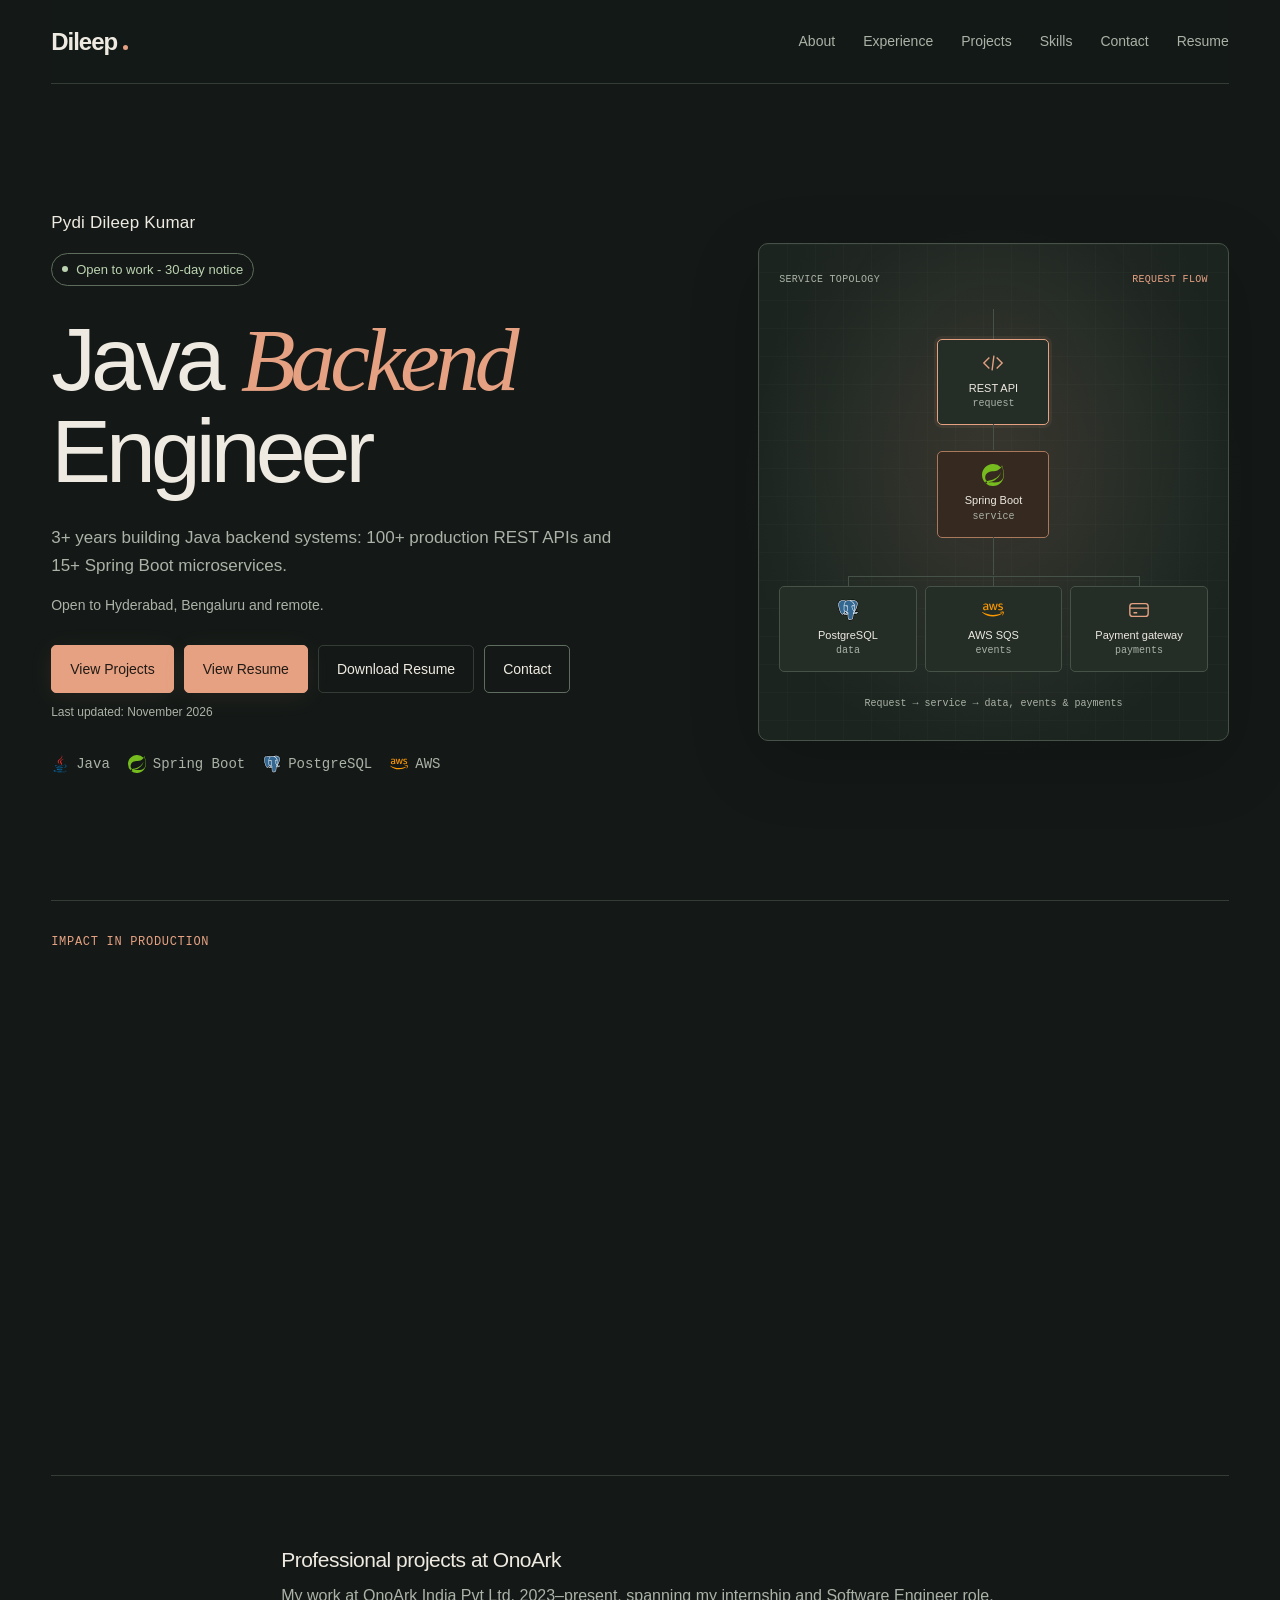
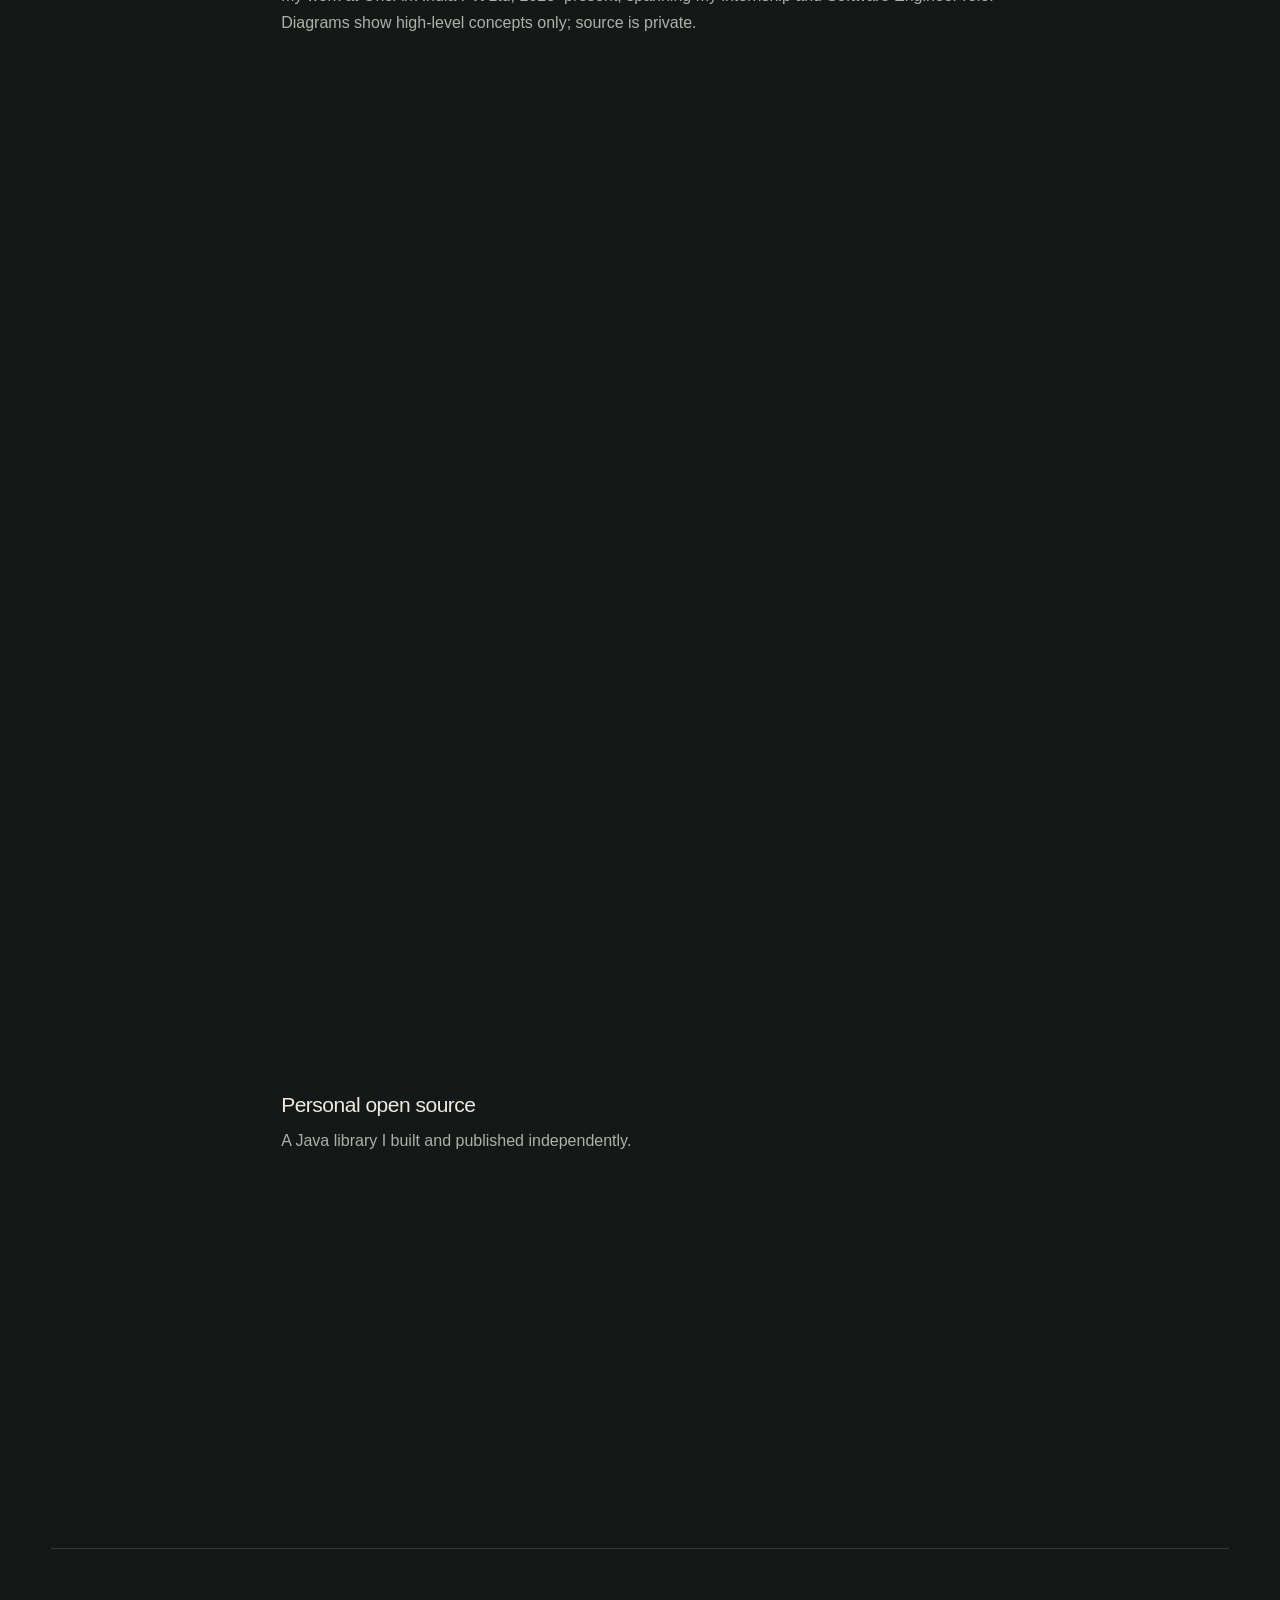
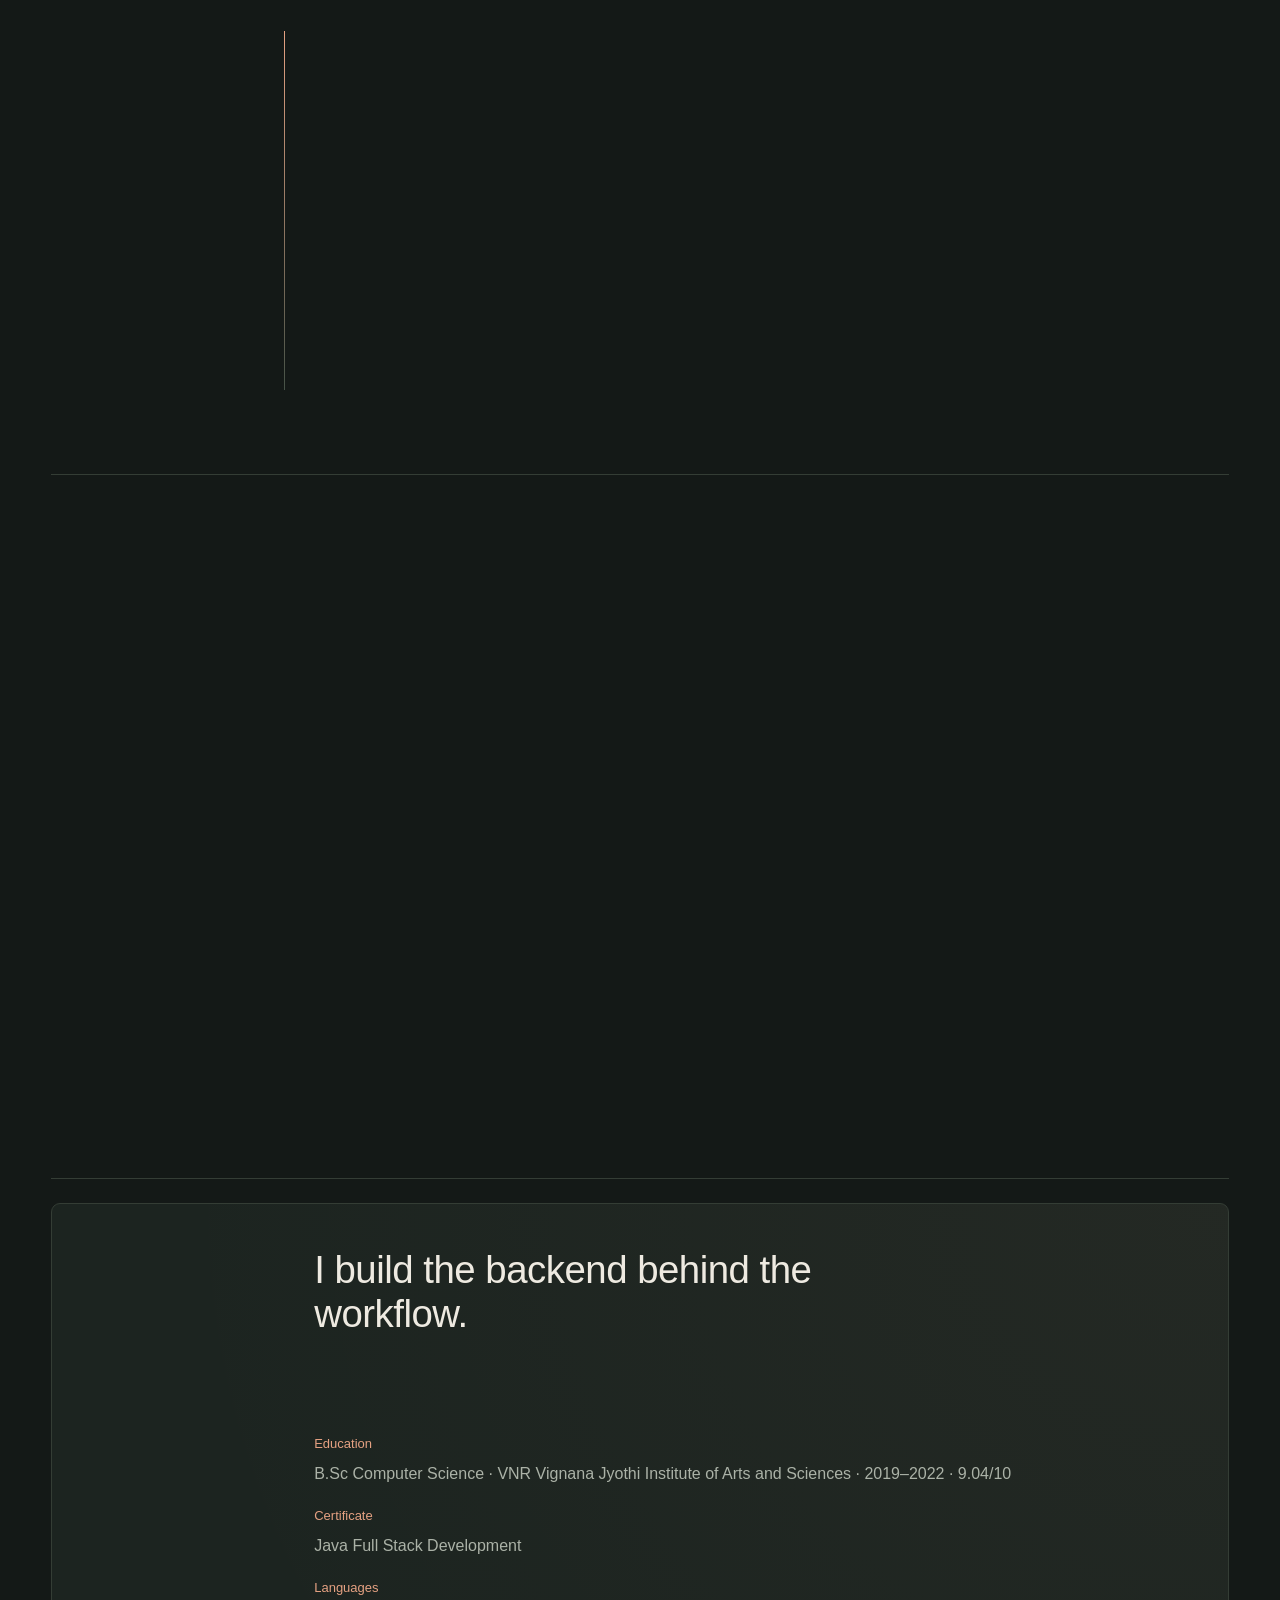
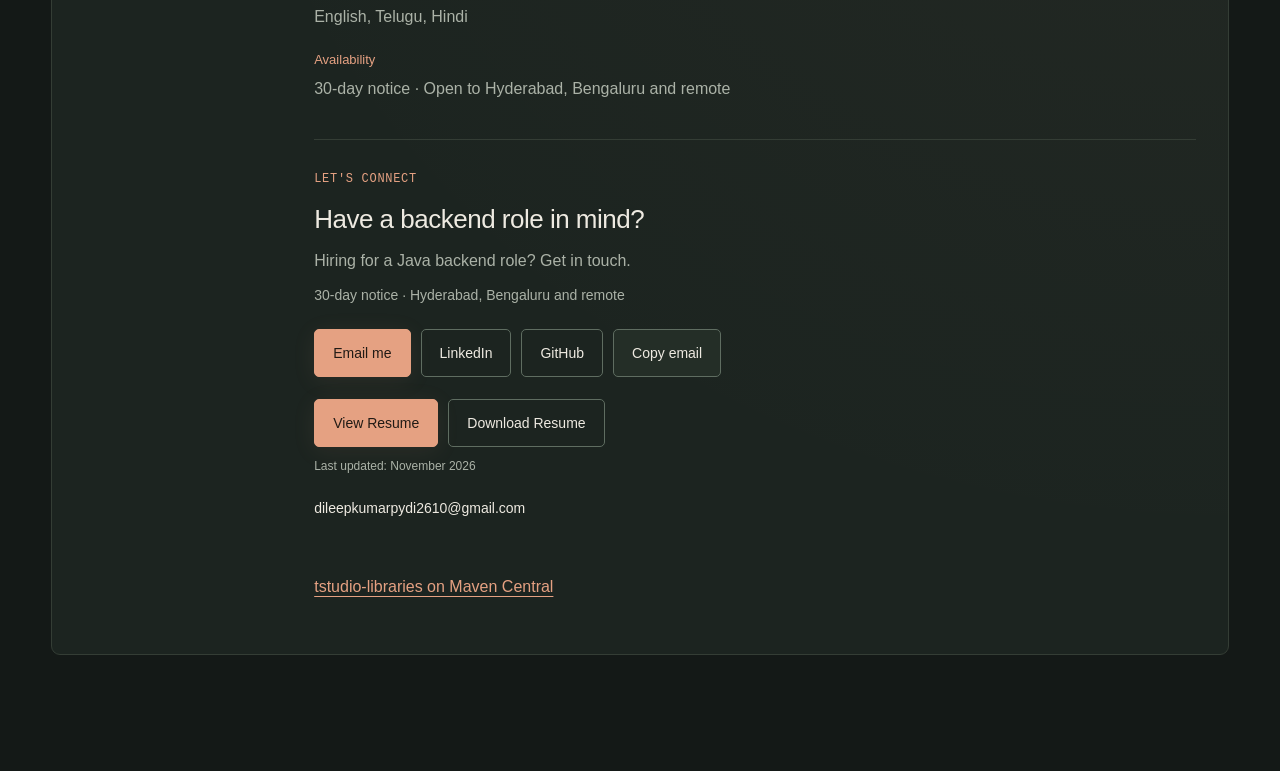
<file: index.html>
<!DOCTYPE html>
<html lang="en">
  <head>
    <meta charset="UTF-8">
    <meta name="viewport" content="width=device-width, initial-scale=1">
    <title>Pydi Dileep Kumar | Java Backend Engineer · 3+ Years</title>
    <meta
      name="description"
      content="Java Backend Engineer with 3+ years at OnoArk: 100+ REST APIs, 15+ Spring Boot microservices, lending and payments. Open to Hyderabad, Bengaluru and remote.">
    <meta name="theme-color" content="#141917">
    <link
      rel="canonical"
      href="https://dileepkumar-pydi.github.io/portfolio/">
    <meta property="og:type" content="website">
    <meta
      property="og:title"
      content="Pydi Dileep Kumar | Java Backend Engineer">
    <meta
      property="og:description"
      content="3+ years. 100+ REST APIs and 15+ Spring Boot microservices. Lending, payments and Java observability. Open to work with 30-day notice.">
    <meta
      property="og:url"
      content="https://dileepkumar-pydi.github.io/portfolio/">
    <meta
      property="og:image"
      content="https://dileepkumar-pydi.github.io/portfolio/assets/og-image.png">
    <meta
      property="og:image:alt"
      content="Pydi Dileep Kumar — Java Backend Engineer">
    <meta property="og:image:width" content="1200">
    <meta property="og:image:height" content="630">
    <meta name="twitter:card" content="summary_large_image">
    <meta
      name="twitter:title"
      content="Pydi Dileep Kumar | Java Backend Engineer">
    <meta
      name="twitter:description"
      content="3+ years building Java backend systems. Open to Hyderabad, Bengaluru and remote; 30-day notice.">
    <meta
      name="twitter:image"
      content="https://dileepkumar-pydi.github.io/portfolio/assets/og-image.png">
    <meta
      name="twitter:image:alt"
      content="Pydi Dileep Kumar — Java Backend Engineer">
    <link rel="icon" href="./assets/favicon.svg" type="image/svg+xml">
    <link rel="stylesheet" href="styles.css?v=5">
    <script type="application/ld+json">
      {
        "@context": "https://schema.org",
        "@type": "Person",
        "name": "Pydi Dileep Kumar",
        "jobTitle": "Java Backend Engineer",
        "url": "https://dileepkumar-pydi.github.io/portfolio/",
        "email": "dileepkumarpydi2610@gmail.com",
        "image": "https://dileepkumar-pydi.github.io/portfolio/assets/og-image.png",
        "sameAs": [
          "https://www.linkedin.com/in/dileep-kumar-pydi-b41965239",
          "https://github.com/dileepkumar-pydi"
        ],
        "worksFor": { "@type": "Organization", "name": "OnoArk India Pvt Ltd" },
        "knowsLanguage": ["English", "Telugu", "Hindi"]
      }
    </script>
    <script src="app.js?v=4" defer></script>
    <script src="motion.js?v=4" defer></script>
  </head>
  <body>
    <a class="skip-link" href="#main">Skip to content</a>
    <div class="page">
      <header class="header">
        <a class="brand" href="#" aria-label="Dileep — back to top">Dileep</a>
        <nav aria-label="Main navigation">
          <a href="#about">About</a>
          <a href="#experience">Experience</a>
          <a href="#projects">Projects</a>
          <a href="#skills">Skills</a>
          <a href="#contact">Contact</a>
          <a href="./resume/">Resume</a>
        </nav>
      </header>
      <main id="main" tabindex="-1">
        <section class="hero" aria-labelledby="headline">
          <div>
            <p class="name">Pydi Dileep Kumar</p>
            <p class="availability">Open to work - 30-day notice</p>
            <h1 id="headline">
              Java
              <span class="hero-accent">Backend</span>
              Engineer
            </h1>
            <p class="intro">
              3+ years building Java backend systems: 100+ production REST APIs
              and 15+ Spring Boot microservices.
            </p>
            <p class="location">Open to Hyderabad, Bengaluru and remote.</p>
            <div class="actions">
              <a class="button primary" href="#projects">View Projects</a>
              <a class="button primary resume-view-button" href="./resume/">View Resume</a>
              <a
                class="button resume-download-button"
                href="./assets/Pydi_Dileep_Kumar_Resume.pdf"
                download
              >
                Download Resume
              </a>
              <a class="button" href="#contact">Contact</a>
            </div>
            <p class="last-updated">Last updated: <time datetime="2026-11">November 2026</time></p>
            <div class="hero-stack" role="group" aria-label="Core technologies">
              <span>
                <img
                  class="tech-icon"
                  src="./assets/icons/java.svg"
                  width="18"
                  height="18"
                  alt="">
                Java
              </span>
              <span>
                <img
                  class="tech-icon"
                  src="./assets/icons/spring.svg"
                  width="18"
                  height="18"
                  alt="">
                Spring Boot
              </span>
              <span>
                <img
                  class="tech-icon"
                  src="./assets/icons/postgresql.svg"
                  width="18"
                  height="18"
                  alt="">
                PostgreSQL
              </span>
              <span>
                <img
                  class="tech-icon"
                  src="./assets/icons/aws.svg"
                  width="18"
                  height="18"
                  alt="">
                AWS
              </span>
            </div>
          </div>
          <div
            class="topology"
            role="img"
            aria-label="Service topology: REST API requests enter Spring Boot, which connects to PostgreSQL, AWS SQS, and a payment gateway."
          >
            <div class="topology-label">
              <span>Service topology</span>
              <span class="diagram-status">Request flow</span>
            </div>
            <div class="diagram" aria-hidden="true">
              <div class="node request">
                <svg
                  class="node-icon"
                  viewBox="0 0 24 24"
                  fill="none"
                  stroke="currentColor"
                  stroke-width="1.5"
                >
                  <path d="m8 6-6 6 6 6m8-12 6 6-6 6m-3-14-2 16" />
                </svg>
                REST API
                <small>request</small>
              </div>
              <div class="node service">
                <img
                  class="node-icon"
                  src="./assets/icons/spring.svg"
                  width="22"
                  height="22"
                  alt="">
                Spring Boot
                <small>service</small>
              </div>
              <div class="branches">
                <div class="node">
                  <img
                    class="node-icon"
                    src="./assets/icons/postgresql.svg"
                    width="22"
                    height="22"
                    alt="">
                  PostgreSQL
                  <small>data</small>
                </div>
                <div class="node">
                  <img
                    class="node-icon"
                    src="./assets/icons/aws.svg"
                    width="22"
                    height="22"
                    alt="">
                  AWS SQS
                  <small>events</small>
                </div>
                <div class="node">
                  <svg
                    class="node-icon"
                    viewBox="0 0 24 24"
                    fill="none"
                    stroke="currentColor"
                    stroke-width="1.5"
                  >
                    <rect x="2" y="5" width="20" height="14" rx="3" />
                    <path d="M2 10h20M6 15h4" />
                  </svg>
                  Payment gateway
                  <small>payments</small>
                </div>
              </div>
            </div>
            <p class="diagram-caption">
              Request → service → data, events &amp; payments
            </p>
          </div>
        </section>
        <section class="impact" aria-labelledby="impact-heading">
          <h2 class="eyebrow" id="impact-heading">Impact in production</h2>
          <div class="stats">
            <div class="stat">
              <svg
                class="stat-icon"
                viewBox="0 0 24 24"
                fill="none"
                stroke="currentColor"
                stroke-width="1.5"
                stroke-linecap="round"
                stroke-linejoin="round"
                aria-hidden="true"
              >
                <path d="m8 6-6 6 6 6m8-12 6 6-6 6m-3-14-2 16" />
              </svg>
              <p class="stat-value">
                <span class="sr-only">100+</span>
                <span aria-hidden="true">
                  <span data-count="100">100</span>
                  +
                </span>
              </p>
              <h3>Production REST APIs</h3>
            </div>
            <div class="stat">
              <svg
                class="stat-icon"
                viewBox="0 0 24 24"
                fill="none"
                stroke="currentColor"
                stroke-width="1.5"
                stroke-linecap="round"
                stroke-linejoin="round"
                aria-hidden="true"
              >
                <path
                  d="m12 3 10 5-10 5L2 8l10-5Zm-10 9 10 5 10-5M2 16l10 5 10-5"
                />
              </svg>
              <p class="stat-value">
                <span class="sr-only">15+</span>
                <span aria-hidden="true">
                  <span data-count="15">15</span>
                  +
                </span>
              </p>
              <h3>Spring Boot microservices</h3>
            </div>
            <div class="stat">
              <svg
                class="stat-icon"
                viewBox="0 0 24 24"
                fill="none"
                stroke="currentColor"
                stroke-width="1.5"
                stroke-linecap="round"
                stroke-linejoin="round"
                aria-hidden="true"
              >
                <rect x="4" y="3" width="16" height="18" rx="2" />
                <path d="M8 8h8M8 12h8M8 16h4" />
              </svg>
              <p class="stat-value">
                <span class="sr-only">100+</span>
                <span aria-hidden="true">
                  <span data-count="100">100</span>
                  +
                </span>
              </p>
              <h3>Loans processed / month</h3>
            </div>
            <div class="stat">
              <svg
                class="stat-icon"
                viewBox="0 0 24 24"
                fill="none"
                stroke="currentColor"
                stroke-width="1.5"
                stroke-linecap="round"
                stroke-linejoin="round"
                aria-hidden="true"
              >
                <ellipse cx="12" cy="5" rx="8" ry="3" />
                <path d="M4 5v14c0 4 16 4 16 0V5M4 12c0 4 16 4 16 0" />
              </svg>
              <p class="stat-value">
                <span class="sr-only">~Rs 1L/month</span>
                <span aria-hidden="true">
                  ~Rs
                  <span data-count="1">1</span>L
                </span>
              </p>
              <h3>Saved / month</h3>
              <p class="stat-note">
                Redundant PostgreSQL DB decommissioned. Zero data loss; ~2.5s
                lower API latency.
              </p>
            </div>
            <div class="stat">
              <svg
                class="stat-icon"
                viewBox="0 0 24 24"
                fill="none"
                stroke="currentColor"
                stroke-width="1.5"
                stroke-linecap="round"
                stroke-linejoin="round"
                aria-hidden="true"
              >
                <path
                  d="m12 3 9 5v9l-9 5-9-5V8l9-5Zm0 10v9M3 8l9 5 9-5M8 5l9 5"
                />
              </svg>
              <p class="stat-value">
                <span class="sr-only">~40%</span>
                <span aria-hidden="true">
                  ~
                  <span data-count="40">40</span>
                  %
                </span>
              </p>
              <h3>Less deployment overhead</h3>
              <p class="stat-note">3 apps + 10+ microservices consolidated.</p>
            </div>
            <div class="stat">
              <svg
                class="stat-icon"
                viewBox="0 0 24 24"
                fill="none"
                stroke="currentColor"
                stroke-width="1.5"
                stroke-linecap="round"
                stroke-linejoin="round"
                aria-hidden="true"
              >
                <path d="M12 16V3m-5 5 5-5 5 5M4 15v6h16v-6" />
              </svg>
              <p class="stat-value">
                <span class="sr-only">100 MB</span>
                <span aria-hidden="true">
                  <span data-count="100">100</span>
                  MB
                </span>
              </p>
              <h3>Upload capacity</h3>
              <p class="stat-note">
                Increased from 20 MB via AWS SQS + Lambda.
              </p>
            </div>
            <div class="stat">
              <svg
                class="stat-icon"
                viewBox="0 0 24 24"
                fill="none"
                stroke="currentColor"
                stroke-width="1.5"
                stroke-linecap="round"
                stroke-linejoin="round"
                aria-hidden="true"
              >
                <circle cx="12" cy="13" r="8" />
                <path d="M12 9v4l3 2M9 2h6M12 2v3" />
              </svg>
              <p class="stat-value">
                <span class="sr-only">~3s</span>
                <span aria-hidden="true">
                  ~
                  <span data-count="3">3</span>
                  s
                </span>
              </p>
              <h3>Lower processing latency</h3>
            </div>
            <div class="stat">
              <svg
                class="stat-icon"
                viewBox="0 0 24 24"
                fill="none"
                stroke="currentColor"
                stroke-width="1.5"
                stroke-linecap="round"
                stroke-linejoin="round"
                aria-hidden="true"
              >
                <path
                  d="M20 7v5h-5M4 17v-5h5M5 8a8 8 0 0 1 13-3l2 2M4 17l2 2a8 8 0 0 0 13-3"
                />
              </svg>
              <p class="stat-value">
                <span class="sr-only">300+</span>
                <span aria-hidden="true">
                  <span data-count="300">300</span>
                  +
                </span>
              </p>
              <h3>Users with automated renewals</h3>
            </div>
          </div>
        </section>
        <section
          class="section"
          id="projects"
          aria-labelledby="projects-heading"
        >
          <div class="section-heading">
            <p class="eyebrow">Selected work</p>
            <h2 id="projects-heading">Selected projects</h2>
          </div>
          <div id="project-list">
            <div class="section-intro">
              <h3>Professional projects at OnoArk</h3>
              <p>
                My work at OnoArk India Pvt Ltd, 2023–present, spanning my
                internship and Software Engineer role. Diagrams show high-level
                concepts only; source is private.
              </p>
            </div>
            <article class="project" aria-labelledby="lending-title">
              <div class="project-heading">
                <p class="eyebrow">Loan lifecycle</p>
                <h3 id="lending-title">
                  Lending &amp; Loan Management Platform
                </h3>
                <p class="ownership">
                  Built at OnoArk India Pvt Ltd - source is private
                </p>
              </div>
              <div class="case-study">
                <p class="contribution">
                  I designed and built the loan lifecycle and the database
                  schema for the whole platform, processing 100+ loans/month.
                </p>
                <div class="project-stack">
                  <span>
                    <img
                      class="tech-icon"
                      src="./assets/icons/java.svg"
                      width="18"
                      height="18"
                      alt=""
                      loading="lazy">
                    Java
                  </span>
                  <span>
                    <img
                      class="tech-icon"
                      src="./assets/icons/spring.svg"
                      width="18"
                      height="18"
                      alt=""
                      loading="lazy">
                    Spring Boot
                  </span>
                  <span>
                    <img
                      class="tech-icon"
                      src="./assets/icons/postgresql.svg"
                      width="18"
                      height="18"
                      alt=""
                      loading="lazy">
                    PostgreSQL
                  </span>
                  <span>
                    <img
                      class="tech-icon"
                      src="./assets/icons/aws.svg"
                      width="18"
                      height="18"
                      alt=""
                      loading="lazy">
                    AWS SQS
                  </span>
                </div>
                <details class="case-details">
                  <summary>Read case study</summary>
                  <dl>
                    <dt>Problem</dt>
                    <dd>
                      Disbursal, EMI scheduling, repayments and closure needed
                      to account for changing payment behaviour.
                    </dd>
                    <dt>What I built</dt>
                    <dd>
                      A dynamic EMI engine for early, partial, late and excess
                      payments, with automatic interest recalculation.
                    </dd>

                    <dt>Result</dt>
                    <dd>
                      100+ loans/month processed across the loan lifecycle.
                    </dd>
                  </dl>
                  <figure class="architecture">
                    <svg
                      viewBox="0 0 440 68"
                      role="img"
                      aria-labelledby="lending-diagram"
                    >
                      <title id="lending-diagram">
                        Loan requests pass through the EMI engine to loan data.
                      </title>
                      <rect x="5" y="8" width="130" height="52" rx="4" />
                      <text x="70" y="39">Loan request</text>
                      <path d="M135 34h20m-5-4 5 4-5 4" />
                      <rect x="155" y="8" width="130" height="52" rx="4" />
                      <text x="220" y="39">EMI engine</text>
                      <path d="M285 34h20m-5-4 5 4-5 4" />
                      <rect x="305" y="8" width="130" height="52" rx="4" />
                      <text x="370" y="39">PostgreSQL</text>
                    </svg>
                    <figcaption>
                      Conceptual flow · Loan requests pass through the EMI
                      engine to loan data.
                    </figcaption>
                  </figure>
                </details>
              </div>
            </article>
            <article class="project" aria-labelledby="payments-title">
              <div class="project-heading">
                <p class="eyebrow">Payments &amp; security</p>
                <h3 id="payments-title">
                  Payment Gateway &amp; Banking Integration Platform
                </h3>
                <p class="ownership">
                  Built at OnoArk India Pvt Ltd - source is private
                </p>
              </div>
              <div class="case-study">
                <p class="contribution">
                  I designed and built payment and banking integrations and
                  migrated platform authentication from client ID/secret to JWT.
                </p>
                <div class="project-stack">
                  <span>JWT</span>
                  <span>TLS</span>
                </div>
                <details class="case-details">
                  <summary>Read case study</summary>
                  <dl>
                    <dt>Problem</dt>
                    <dd>
                      Payment, banking, KYC and e-sign workflows needed
                      integrations and callback handling.
                    </dd>
                    <dt>What I built</dt>
                    <dd>
                      PhonePe v1/v2, Razorpay, Axis Bank eNACH, payouts,
                      collections, Signzy KYC and SignDesk e-sign integrations;
                      webhooks/callbacks over TLS, plus cookie-based JWT tokens
                      for web.
                    </dd>

                    <dt>Result</dt>
                    <dd>
                      Integrated payment and verification workflows, with JWT
                      authentication replacing client ID/secret authentication.
                    </dd>
                  </dl>
                  <figure class="architecture">
                    <svg
                      viewBox="0 0 440 68"
                      role="img"
                      aria-labelledby="payments-diagram"
                    >
                      <title id="payments-diagram">
                        The platform calls a provider and handles its callback.
                      </title>
                      <rect x="5" y="8" width="130" height="52" rx="4" />
                      <text x="70" y="39">Platform</text>
                      <path d="M135 34h20m-5-4 5 4-5 4" />
                      <rect x="155" y="8" width="130" height="52" rx="4" />
                      <text x="220" y="39">Provider</text>
                      <path d="M285 34h20m-5-4 5 4-5 4" />
                      <rect x="305" y="8" width="130" height="52" rx="4" />
                      <text x="370" y="39">Callback</text>
                    </svg>
                    <figcaption>
                      Conceptual flow · The platform calls a provider and
                      handles its callback.
                    </figcaption>
                  </figure>
                </details>
              </div>
            </article>
            <article class="project" aria-labelledby="billing-title">
              <div class="project-heading">
                <p class="eyebrow">Subscriptions &amp; billing</p>
                <h3 id="billing-title">
                  Billing &amp; Transaction Management System
                </h3>
                <p class="ownership">
                  Built at OnoArk India Pvt Ltd - source is private
                </p>
              </div>
              <div class="case-study">
                <p class="contribution">
                  I designed and built the system from scratch: 30+ REST APIs
                  and automated renewals for 300+ users.
                </p>
                <div class="project-stack">
                  <span>
                    <img
                      class="tech-icon"
                      src="./assets/icons/java.svg"
                      width="18"
                      height="18"
                      alt=""
                      loading="lazy">
                    Java
                  </span>
                  <span>
                    <img
                      class="tech-icon"
                      src="./assets/icons/spring.svg"
                      width="18"
                      height="18"
                      alt=""
                      loading="lazy">
                    Spring Boot
                  </span>
                  <span>
                    <img
                      class="tech-icon"
                      src="./assets/icons/postgresql.svg"
                      width="18"
                      height="18"
                      alt=""
                      loading="lazy">
                    PostgreSQL
                  </span>
                </div>
                <details class="case-details">
                  <summary>Read case study</summary>
                  <dl>
                    <dt>Problem</dt>
                    <dd>
                      Invoicing, payments, ledger, reporting, subscriptions and
                      notifications needed a billing backend.
                    </dd>
                    <dt>What I built</dt>
                    <dd>
                      REST APIs covering billing and transaction workflows,
                      including subscription renewals.
                    </dd>

                    <dt>Result</dt>
                    <dd>30+ REST APIs; renewals automated for 300+ users.</dd>
                  </dl>
                  <figure class="architecture">
                    <svg
                      viewBox="0 0 440 68"
                      role="img"
                      aria-labelledby="billing-diagram"
                    >
                      <title id="billing-diagram">
                        Billing requests pass through business logic to stored
                        transactions.
                      </title>
                      <rect x="5" y="8" width="130" height="52" rx="4" />
                      <text x="70" y="39">Billing APIs</text>
                      <path d="M135 34h20m-5-4 5 4-5 4" />
                      <rect x="155" y="8" width="130" height="52" rx="4" />
                      <text x="220" y="39">Billing logic</text>
                      <path d="M285 34h20m-5-4 5 4-5 4" />
                      <rect x="305" y="8" width="130" height="52" rx="4" />
                      <text x="370" y="39">PostgreSQL</text>
                    </svg>
                    <figcaption>
                      Conceptual flow · Billing requests pass through business
                      logic to stored transactions.
                    </figcaption>
                  </figure>
                </details>
              </div>
            </article>
            <article class="project" aria-labelledby="agent-title">
              <div class="project-heading">
                <p class="eyebrow">Developer tooling</p>
                <h3 id="agent-title">
                  Java Agent API Testing &amp; Observability Platform
                </h3>
                <p class="ownership">
                  Built at OnoArk India Pvt Ltd - source is private
                </p>
              </div>
              <div class="case-study">
                <p class="contribution">
                  I designed and built runtime tracing and testing tools to
                  inspect HTTP requests, SQL and service execution.
                </p>
                <div class="project-stack">
                  <span>
                    <img
                      class="tech-icon"
                      src="./assets/icons/java.svg"
                      width="18"
                      height="18"
                      alt=""
                      loading="lazy">
                    Java Agent
                  </span>
                  <span>
                    <img
                      class="tech-icon"
                      src="./assets/icons/postgresql.svg"
                      width="18"
                      height="18"
                      alt=""
                      loading="lazy">
                    PostgreSQL
                  </span>
                </div>
                <details class="case-details">
                  <summary>Read case study</summary>
                  <dl>
                    <dt>Problem</dt>
                    <dd>
                      Understanding runtime behaviour and investigating failures
                      required execution-level visibility.
                    </dd>
                    <dt>What I built</dt>
                    <dd>
                      A Java agent for runtime tracing, file/code coverage,
                      automated unit-test generation and LLM-based failure
                      analysis.
                    </dd>

                    <dt>Result</dt>
                    <dd>
                      Runtime traces, coverage and generated unit tests support
                      failure investigation.
                    </dd>
                  </dl>
                  <figure class="architecture">
                    <svg
                      viewBox="0 0 440 68"
                      role="img"
                      aria-labelledby="agent-diagram"
                    >
                      <title id="agent-diagram">
                        A Java agent captures runtime execution for testing and
                        analysis.
                      </title>
                      <rect x="5" y="8" width="130" height="52" rx="4" />
                      <text x="70" y="39">Java runtime</text>
                      <path d="M135 34h20m-5-4 5 4-5 4" />
                      <rect x="155" y="8" width="130" height="52" rx="4" />
                      <text x="220" y="39">Agent / traces</text>
                      <path d="M285 34h20m-5-4 5 4-5 4" />
                      <rect x="305" y="8" width="130" height="52" rx="4" />
                      <text x="370" y="39">Analysis</text>
                    </svg>
                    <figcaption>
                      Conceptual flow · A Java agent captures runtime execution
                      for testing and analysis.
                    </figcaption>
                  </figure>
                </details>
              </div>
            </article>
            <div class="section-intro personal-work">
              <h3>Personal open source</h3>
              <p>A Java library I built and published independently.</p>
            </div>
            <article class="project" aria-labelledby="tstudio-title">
              <div class="project-heading">
                <p class="eyebrow">Personal open source</p>
                <h3 id="tstudio-title">
                  tstudio-libraries
                  <span class="version">v1.0.2</span>
                </h3>
                <p class="ownership">
                  Personal project · published on Maven Central
                </p>
              </div>
              <div class="case-study">
                <p class="contribution">
                  I designed and built reusable Java utilities and published
                  tstudio-libraries v1.0.2 on Maven Central.
                </p>
                <div class="project-stack">
                  <span>
                    <img
                      class="tech-icon"
                      src="./assets/icons/java.svg"
                      width="18"
                      height="18"
                      alt=""
                      loading="lazy">
                    Java
                  </span>
                  <span>
                    <img
                      class="tech-icon"
                      src="./assets/icons/maven.svg"
                      width="18"
                      height="18"
                      alt=""
                      loading="lazy">
                    Maven
                  </span>
                </div>
                <details class="case-details">
                  <summary>Read case study</summary>
                  <dl>
                    <dt>Problem</dt>
                    <dd>
                      Java utility code can be packaged for reuse across
                      projects.
                    </dd>
                    <dt>What I built</dt>
                    <dd>
                      A reusable Java utilities library distributed through
                      Maven Central.
                    </dd>

                    <dt>Result</dt>
                    <dd>Version 1.0.2 published for public use.</dd>
                  </dl>
                  <figure class="architecture">
                    <svg
                      viewBox="0 0 440 68"
                      role="img"
                      aria-labelledby="tstudio-diagram"
                    >
                      <title id="tstudio-diagram">
                        A Java project obtains the utilities library through
                        Maven Central.
                      </title>
                      <rect x="5" y="8" width="130" height="52" rx="4" />
                      <text x="70" y="39">Java project</text>
                      <path d="M135 34h20m-5-4 5 4-5 4" />
                      <rect x="155" y="8" width="130" height="52" rx="4" />
                      <text x="220" y="39">Maven Central</text>
                      <path d="M285 34h20m-5-4 5 4-5 4" />
                      <rect x="305" y="8" width="130" height="52" rx="4" />
                      <text x="370" y="39">Utilities</text>
                    </svg>
                    <figcaption>
                      Conceptual flow · A Java project obtains the utilities
                      library through Maven Central.
                    </figcaption>
                  </figure>
                </details>
                <a
                  class="text-link"
                  href="https://central.sonatype.com/artifact/ai.suvir/tstudio-libraries"
                >
                  View tstudio-libraries on Maven Central
                </a>
              </div>
            </article>
          </div>
        </section>
        <section
          class="section"
          id="experience"
          aria-labelledby="experience-heading"
        >
          <div class="section-heading">
            <p class="eyebrow">Career</p>
            <h2 id="experience-heading">Experience</h2>
          </div>
          <div class="timeline">
            <article class="job">
              <div class="job-heading">
                <h3>Software Engineer</h3>
                <p class="stack">
                  <time datetime="2024-03">Mar 2024</time>
                  –present
                </p>
              </div>
              <p>OnoArk India Pvt Ltd · Bengaluru</p>
              <ul>
                <li>
                  Designed and built lending, payment integration, billing and
                  Java observability systems.
                </li>
                <li>
                  Built 100+ production REST APIs and 15+ Spring Boot
                  microservices.
                </li>
                <li>
                  Decommissioned a redundant PostgreSQL database with zero data
                  loss, saving ~Rs 1L/month and reducing API latency by ~2.5s.
                </li>
                <li>
                  Consolidated 3 apps and 10+ microservices, reducing deployment
                  overhead by ~40%.
                </li>
                <li>
                  Increased upload capacity from 20 MB to 100 MB through AWS SQS
                  + Lambda; reduced processing latency by ~3s.
                </li>
              </ul>
            </article>
            <article class="job">
              <div class="job-heading">
                <h3>Software Engineer Intern</h3>
                <p class="stack">
                  <time datetime="2023-07">Jul 2023</time>
                  –
                  <time datetime="2024-02">Feb 2024</time>
                </p>
              </div>
              <p>OnoArk India Pvt Ltd · Bengaluru</p>
            </article>
          </div>
        </section>
        <section class="section" id="skills" aria-labelledby="skills-heading">
          <div class="section-heading">
            <p class="eyebrow">Tools I use</p>
            <h2 id="skills-heading">The toolkit</h2>
          </div>
          <div class="toolkit">
            <div>
              <h3 class="eyebrow">Java &amp; Spring</h3>
              <div class="skill-tags">
                <span>
                  <img
                    class="tech-icon"
                    src="./assets/icons/java.svg"
                    width="18"
                    height="18"
                    alt=""
                    loading="lazy">
                  Java 8+/17
                </span>
                <span>Collections</span>
                <span>Streams API</span>
                <span>
                  <img
                    class="tech-icon"
                    src="./assets/icons/spring.svg"
                    width="18"
                    height="18"
                    alt=""
                    loading="lazy">
                  Spring Boot 3
                </span>
                <span>Spring MVC</span>
                <span>JDBC/JdbcTemplate</span>
                <span>RestTemplate/WebClient</span>
                <span>Jackson</span>
                <span>Lombok</span>
              </div>
            </div>
            <div>
              <h3 class="eyebrow">Data &amp; messaging</h3>
              <div class="skill-tags">
                <span>
                  <img
                    class="tech-icon"
                    src="./assets/icons/postgresql.svg"
                    width="18"
                    height="18"
                    alt=""
                    loading="lazy">
                  PostgreSQL
                </span>
                <span>
                  <img
                    class="tech-icon"
                    src="./assets/icons/mysql.svg"
                    width="18"
                    height="18"
                    alt=""
                    loading="lazy">
                  MySQL
                </span>
                <span>
                  <img
                    class="tech-icon"
                    src="./assets/icons/mongodb.svg"
                    width="18"
                    height="18"
                    alt=""
                    loading="lazy">
                  MongoDB
                </span>
                <span>Apache Kafka</span>
                <span>AWS SQS/Lambda</span>
              </div>
            </div>
            <div>
              <h3 class="eyebrow">Cloud &amp; infrastructure</h3>
              <div class="skill-tags">
                <span>AWS EC2</span>
                <span>AWS ECS</span>
                <span>AWS S3</span>
                <span>AWS IAM</span>
                <span>
                  <img
                    class="tech-icon"
                    src="./assets/icons/docker.svg"
                    width="18"
                    height="18"
                    alt=""
                    loading="lazy">
                  Docker
                </span>
              </div>
            </div>
            <div>
              <h3 class="eyebrow">Testing</h3>
              <div class="skill-tags">
                <span>
                  <img
                    class="tech-icon"
                    src="./assets/icons/junit.svg"
                    width="18"
                    height="18"
                    alt=""
                    loading="lazy">
                  JUnit 5
                </span>
                <span>Mockito</span>
                <span>Spring Boot Test</span>
                <span>Postman</span>
              </div>
            </div>
            <div>
              <h3 class="eyebrow">Delivery &amp; collaboration</h3>
              <div class="skill-tags">
                <span>
                  <img
                    class="tech-icon"
                    src="./assets/icons/git.svg"
                    width="18"
                    height="18"
                    alt=""
                    loading="lazy">
                  Git
                </span>
                <span>GitHub</span>
                <span>Bitbucket</span>
                <span>
                  <img
                    class="tech-icon"
                    src="./assets/icons/maven.svg"
                    width="18"
                    height="18"
                    alt=""
                    loading="lazy">
                  Maven
                </span>
                <span>Jira</span>
                <span>Swagger/OpenAPI</span>
              </div>
            </div>
            <div>
              <h3 class="eyebrow">Security &amp; development</h3>
              <div class="skill-tags">
                <span>JWT</span>
                <span>TLS</span>
                <span>GitHub Copilot/Codex for AI-assisted development</span>
              </div>
            </div>
          </div>
        </section>
        <section class="section" id="about" aria-labelledby="about-heading">
          <div class="section-heading">
            <p class="eyebrow">Let's connect</p>
            <h2 id="about-heading">About &amp; contact</h2>
          </div>
          <div>
            <h3 class="about-title">
              I build the backend behind the workflow.
            </h3>
            <p class="about-copy">
              I'm Pydi Dileep Kumar, a Java Backend Engineer with 3+ years of
              experience. At OnoArk India Pvt Ltd in Bengaluru, I design and
              build systems for lending, payments, billing and runtime
              observability.
            </p>
            <dl class="background">
              <dt>Education</dt>
              <dd>
                B.Sc Computer Science · VNR Vignana Jyothi Institute of Arts and
                Sciences · 2019–2022 · 9.04/10
              </dd>
              <dt>Certificate</dt>
              <dd>Java Full Stack Development</dd>
              <dt>Languages</dt>
              <dd>English, Telugu, Hindi</dd>
              <dt>Availability</dt>
              <dd>30-day notice · Open to Hyderabad, Bengaluru and remote</dd>
            </dl>
            <div id="contact">
              <p class="eyebrow">Let's connect</p>
              <h3>Have a backend role in mind?</h3>
              <p class="contact-intro">
                Hiring for a Java backend role? Get in touch.
              </p>
              <p class="contact-availability">
                30-day notice · Hyderabad, Bengaluru and remote
              </p>
              <div class="contact-actions">
                <a
                  class="button primary"
                  href="mailto:dileepkumarpydi2610@gmail.com"
                >
                  Email me
                </a>
                <a
                  class="button"
                  href="https://www.linkedin.com/in/dileep-kumar-pydi-b41965239"
                >
                  LinkedIn
                </a>
                <a class="button" href="https://github.com/dileepkumar-pydi">
                  GitHub
                </a>
                <button class="button copy-email" type="button" hidden>
                  Copy email
                </button>
              </div>
              <div class="contact-actions resume-actions">
                <a class="button primary" href="./resume/">View Resume</a>
                <a class="button" href="./assets/Pydi_Dileep_Kumar_Resume.pdf" download>Download Resume</a>
                <p class="last-updated">Last updated: <time datetime="2026-11">November 2026</time></p>
              </div>
              <a
                class="email-address"
                href="mailto:dileepkumarpydi2610@gmail.com"
              >
                dileepkumarpydi2610@gmail.com
              </a>
              <p class="copy-status" role="status" aria-live="polite"></p>
              <a
                class="text-link"
                href="https://central.sonatype.com/artifact/ai.suvir/tstudio-libraries"
              >
                tstudio-libraries on Maven Central
              </a>
            </div>
          </div>
        </section>
      </main>
      <footer>
        <span>Pydi Dileep Kumar / Java Backend Engineer</span>
        <span class="footer-note">Thanks for stopping by.</span>
        <a class="back-top" href="#">Back to top</a>
      </footer>
    </div>
  </body>
</html>
</file>
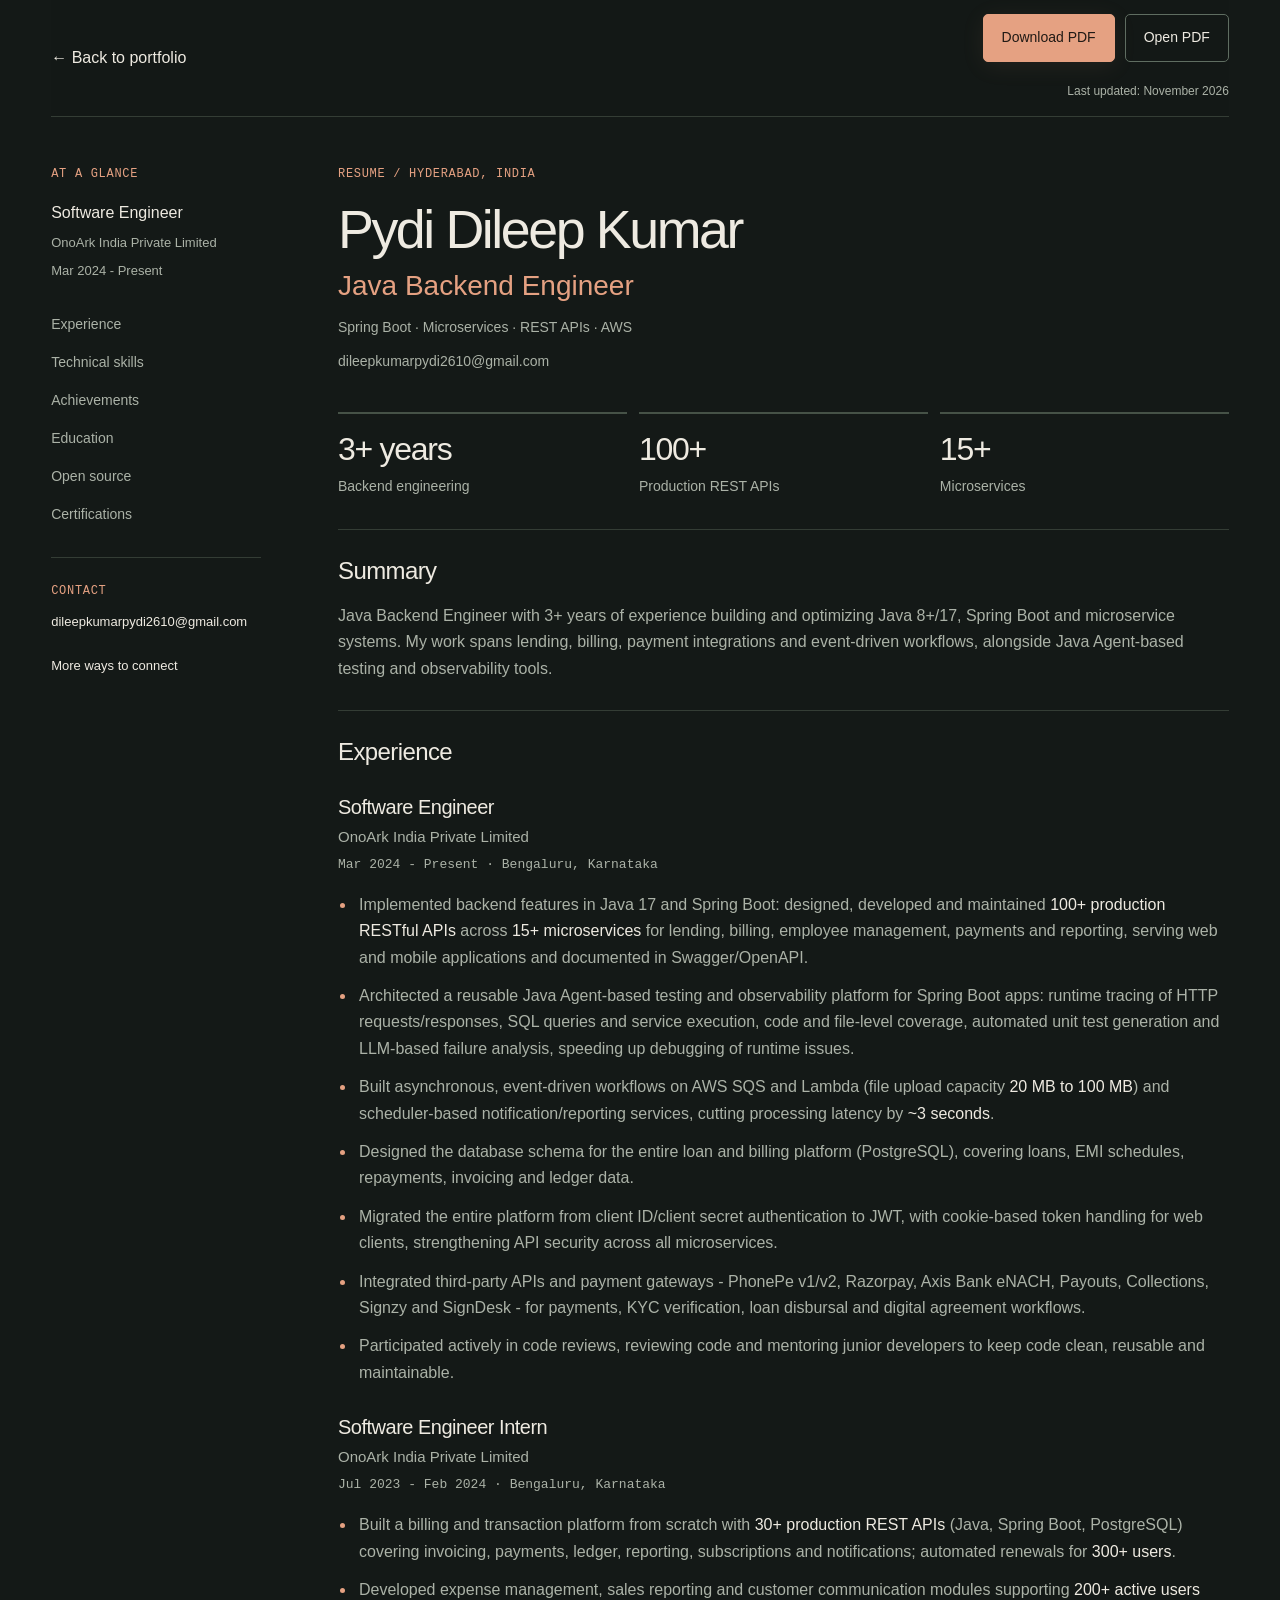
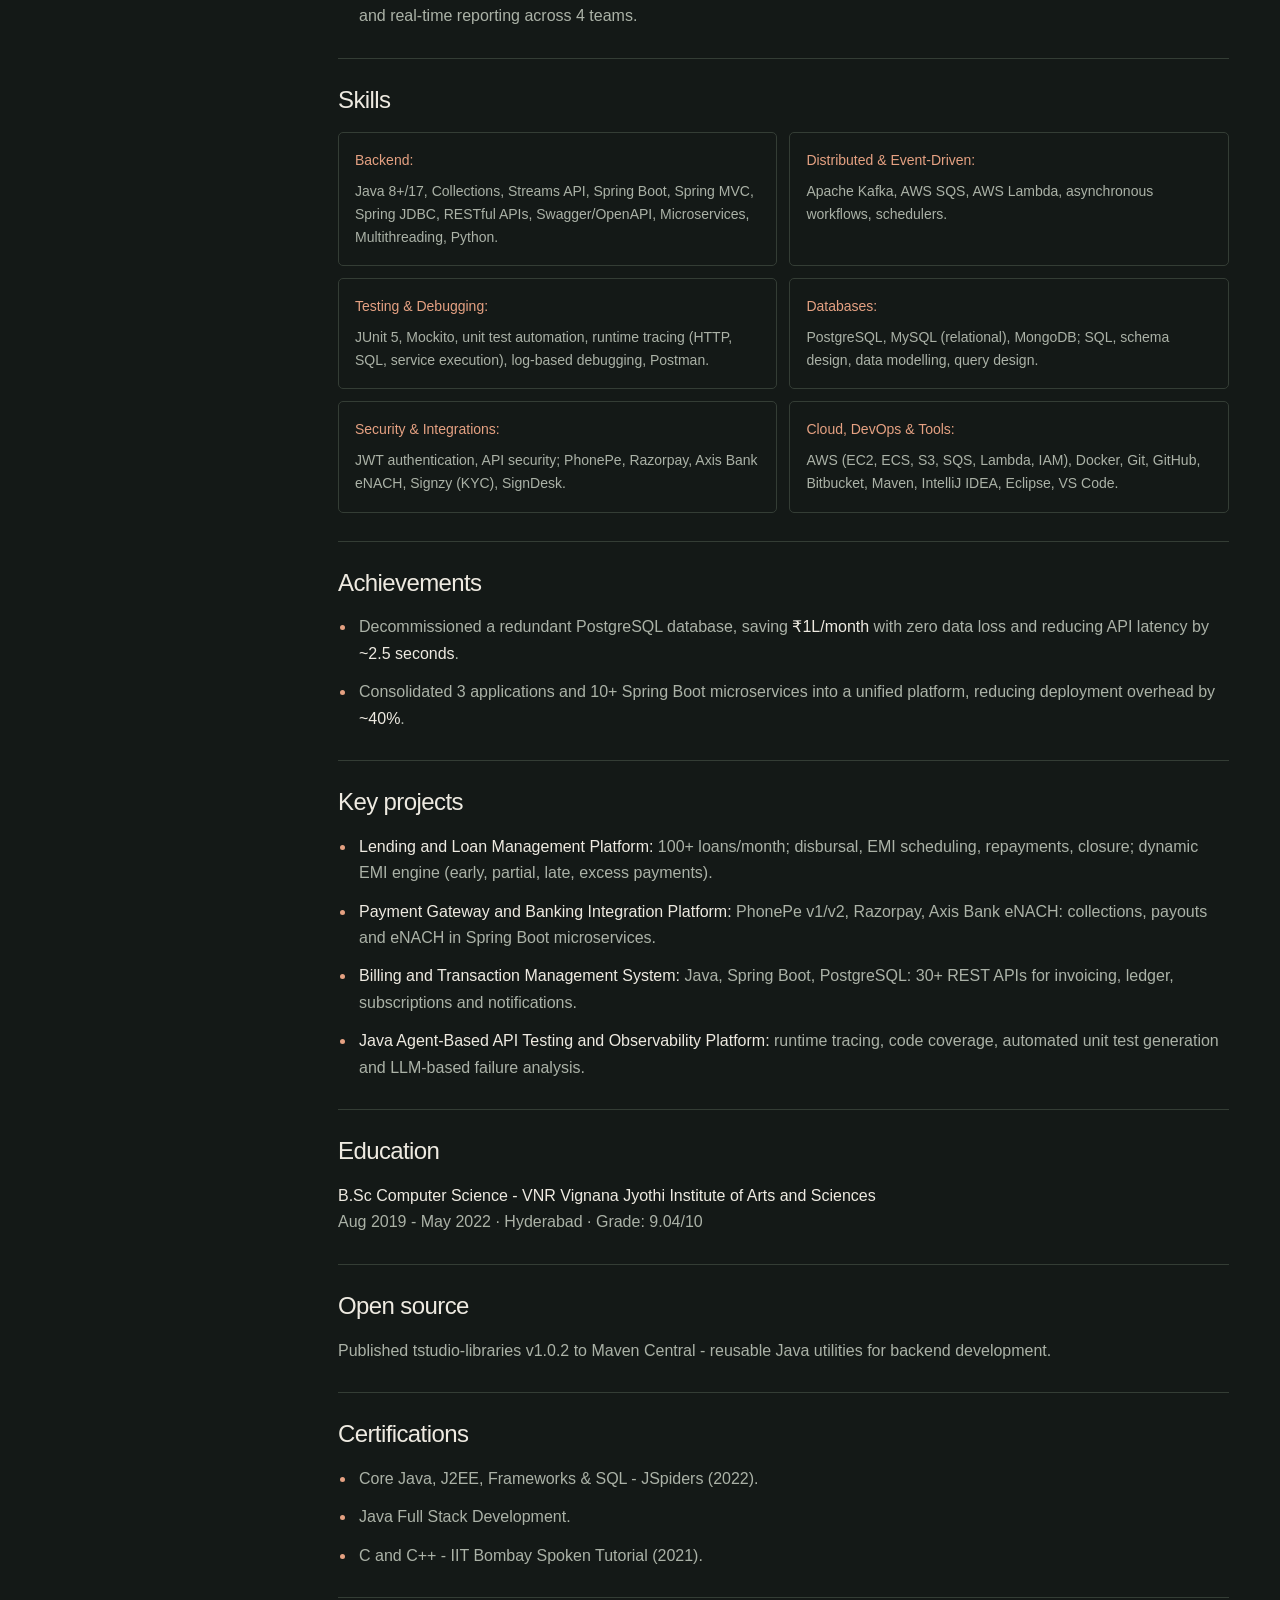
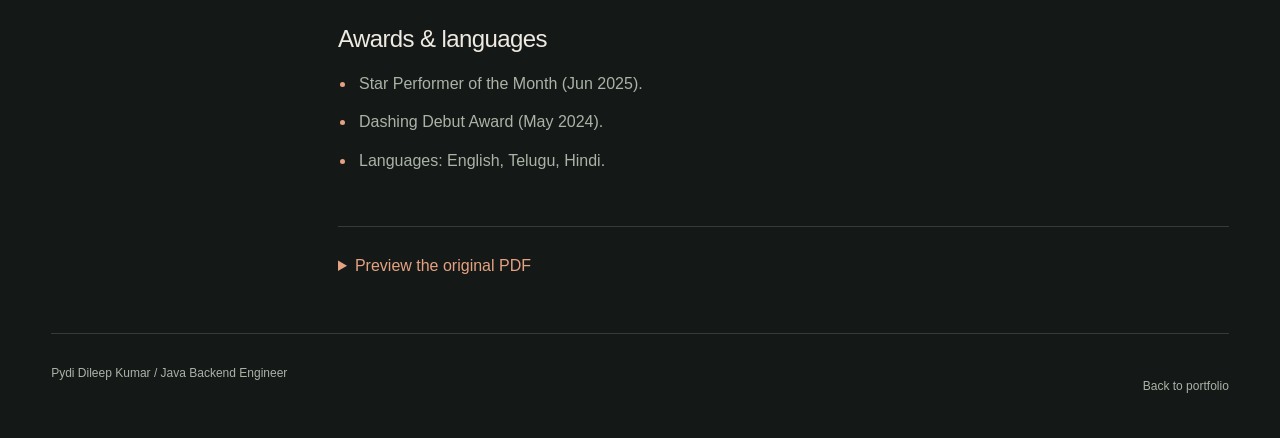
<file: resume/index.html>
<!DOCTYPE html>
<html lang="en">
  <head>
    <meta charset="UTF-8">
    <meta name="viewport" content="width=device-width, initial-scale=1">
    <title>Resume - Pydi Dileep Kumar | Java Backend Engineer</title>
    <meta name="description" content="Pydi Dileep Kumar's resume: 3+ years in Java, Spring Boot, microservices and AWS. Read experience, skills and achievements, or download the PDF.">
    <meta name="theme-color" content="#141917">
    <link rel="canonical" href="https://dileepkumar-pydi.github.io/portfolio/resume/">
    <meta property="og:type" content="website">
    <meta property="og:title" content="Resume - Pydi Dileep Kumar | Java Backend Engineer">
    <meta property="og:description" content="Java Backend Engineer with 3+ years of experience. Read experience, skills and achievements, or download the PDF.">
    <meta property="og:url" content="./">
    <meta property="og:image" content="../assets/og-image.png">
    <meta property="og:image:alt" content="Pydi Dileep Kumar - Java Backend Engineer">
    <meta property="og:image:width" content="1200">
    <meta property="og:image:height" content="630">
    <meta name="twitter:card" content="summary_large_image">
    <meta name="twitter:title" content="Resume - Pydi Dileep Kumar | Java Backend Engineer">
    <meta name="twitter:description" content="Read the resume online or download the PDF.">
    <meta name="twitter:image" content="../assets/og-image.png">
    <link rel="icon" href="../assets/favicon.svg" type="image/svg+xml">
    <link rel="stylesheet" href="../styles.css?v=5">
    <link rel="stylesheet" href="./resume.css?v=2">
  </head>
  <body class="resume-page">
    <a class="skip-link" href="#resume-text">Skip to resume</a>
    <div class="page">
      <header class="resume-toolbar">
        <a class="back-top" href="../">← Back to portfolio</a>
        <div class="resume-tools">
          <a class="button primary" href="../assets/Pydi_Dileep_Kumar_Resume.pdf" download>Download PDF</a>
          <a class="button" href="../assets/Pydi_Dileep_Kumar_Resume.pdf" target="_blank" rel="noopener" aria-label="Open PDF in new tab">Open PDF</a>
          <p class="last-updated">Last updated: <time datetime="2026-11">November 2026</time></p>
        </div>
      </header>
      <main>
        <div class="resume-layout">
        <aside class="resume-sidebar" aria-label="Resume navigation and contact">
          <p class="eyebrow">At a glance</p>
          <p class="sidebar-role">Software Engineer</p>
          <p class="sidebar-company">OnoArk India Private Limited</p>
          <p class="sidebar-dates">Mar 2024 - Present</p>
          <nav aria-label="Resume sections">
            <a href="#experience-heading">Experience</a>
            <a href="#skills-heading">Technical skills</a>
            <a href="#achievements-heading">Achievements</a>
            <a href="#education-heading">Education</a>
            <a href="#open-source-heading">Open source</a>
            <a href="#certifications-heading">Certifications</a>
          </nav>
          <div class="sidebar-contact">
            <p class="eyebrow">Contact</p>
            <a href="mailto:dileepkumarpydi2610@gmail.com">dileepkumarpydi2610@gmail.com</a>
            <a href="../#contact">More ways to connect</a>
          </div>
        </aside>
        <article class="resume-text" id="resume-text" tabindex="-1" aria-labelledby="text-heading">
          <header class="resume-text-heading">
            <p class="eyebrow">Resume / Hyderabad, India</p>
            <h1 id="text-heading">Pydi Dileep Kumar</h1>
            <p class="resume-role">Java Backend Engineer</p>
            <p class="resume-specialties">Spring Boot · Microservices · REST APIs · AWS</p>
            <a class="resume-email" href="mailto:dileepkumarpydi2610@gmail.com">dileepkumarpydi2610@gmail.com</a>
            <div class="resume-highlights" role="group" aria-label="Career highlights">
              <p><strong>3+ years</strong><span>Backend engineering</span></p>
              <p><strong>100+</strong><span>Production REST APIs</span></p>
              <p><strong>15+</strong><span>Microservices</span></p>
            </div>
          </header>
          <section aria-labelledby="summary-heading">
            <h2 id="summary-heading">Summary</h2>
            <p>Java Backend Engineer with 3+ years of experience building and optimizing Java 8+/17, Spring Boot and microservice systems. My work spans lending, billing, payment integrations and event-driven workflows, alongside Java Agent-based testing and observability tools.</p>
          </section>
          <section aria-labelledby="experience-heading">
            <h2 id="experience-heading">Experience</h2>
            <h3>Software Engineer <span>OnoArk India Private Limited</span></h3>
            <p class="resume-dates"><time datetime="2024-03">Mar 2024</time> - Present · Bengaluru, Karnataka</p>
            <ul>
              <li>Implemented backend features in Java 17 and Spring Boot: designed, developed and maintained <strong>100+ production RESTful APIs</strong> across <strong>15+ microservices</strong> for lending, billing, employee management, payments and reporting, serving web and mobile applications and documented in Swagger/OpenAPI.</li>
              <li>Architected a reusable Java Agent-based testing and observability platform for Spring Boot apps: runtime tracing of HTTP requests/responses, SQL queries and service execution, code and file-level coverage, automated unit test generation and LLM-based failure analysis, speeding up debugging of runtime issues.</li>
              <li>Built asynchronous, event-driven workflows on AWS SQS and Lambda (file upload capacity <strong>20 MB to 100 MB</strong>) and scheduler-based notification/reporting services, cutting processing latency by <strong>~3 seconds</strong>.</li>
              <li>Designed the database schema for the entire loan and billing platform (PostgreSQL), covering loans, EMI schedules, repayments, invoicing and ledger data.</li>
              <li>Migrated the entire platform from client ID/client secret authentication to JWT, with cookie-based token handling for web clients, strengthening API security across all microservices.</li>
              <li>Integrated third-party APIs and payment gateways - PhonePe v1/v2, Razorpay, Axis Bank eNACH, Payouts, Collections, Signzy and SignDesk - for payments, KYC verification, loan disbursal and digital agreement workflows.</li>
              <li>Participated actively in code reviews, reviewing code and mentoring junior developers to keep code clean, reusable and maintainable.</li>
            </ul>
            <h3>Software Engineer Intern <span>OnoArk India Private Limited</span></h3>
            <p class="resume-dates"><time datetime="2023-07">Jul 2023</time> - <time datetime="2024-02">Feb 2024</time> · Bengaluru, Karnataka</p>
            <ul>
              <li>Built a billing and transaction platform from scratch with <strong>30+ production REST APIs</strong> (Java, Spring Boot, PostgreSQL) covering invoicing, payments, ledger, reporting, subscriptions and notifications; automated renewals for <strong>300+ users</strong>.</li>
              <li>Developed expense management, sales reporting and customer communication modules supporting <strong>200+ active users</strong> and real-time reporting across 4 teams.</li>
            </ul>
          </section>
          <section aria-labelledby="skills-heading">
            <h2 id="skills-heading">Skills</h2>
            <ul>
              <li><strong>Backend:</strong> Java 8+/17, Collections, Streams API, Spring Boot, Spring MVC, Spring JDBC, RESTful APIs, Swagger/OpenAPI, Microservices, Multithreading, Python.</li>
              <li><strong>Distributed &amp; Event-Driven:</strong> Apache Kafka, AWS SQS, AWS Lambda, asynchronous workflows, schedulers.</li>
              <li><strong>Testing &amp; Debugging:</strong> JUnit 5, Mockito, unit test automation, runtime tracing (HTTP, SQL, service execution), log-based debugging, Postman.</li>
              <li><strong>Databases:</strong> PostgreSQL, MySQL (relational), MongoDB; SQL, schema design, data modelling, query design.</li>
              <li><strong>Security &amp; Integrations:</strong> JWT authentication, API security; PhonePe, Razorpay, Axis Bank eNACH, Signzy (KYC), SignDesk.</li>
              <li><strong>Cloud, DevOps &amp; Tools:</strong> AWS (EC2, ECS, S3, SQS, Lambda, IAM), Docker, Git, GitHub, Bitbucket, Maven, IntelliJ IDEA, Eclipse, VS Code.</li>
            </ul>
          </section>
          <section aria-labelledby="achievements-heading">
            <h2 id="achievements-heading">Achievements</h2>
            <ul>
              <li>Decommissioned a redundant PostgreSQL database, saving <strong>₹1L/month</strong> with zero data loss and reducing API latency by <strong>~2.5 seconds</strong>.</li>
              <li>Consolidated 3 applications and 10+ Spring Boot microservices into a unified platform, reducing deployment overhead by <strong>~40%</strong>.</li>
            </ul>
          </section>
          <section aria-labelledby="projects-heading">
            <h2 id="projects-heading">Key projects</h2>
            <ul>
              <li><strong>Lending and Loan Management Platform:</strong> 100+ loans/month; disbursal, EMI scheduling, repayments, closure; dynamic EMI engine (early, partial, late, excess payments).</li>
              <li><strong>Payment Gateway and Banking Integration Platform:</strong> PhonePe v1/v2, Razorpay, Axis Bank eNACH: collections, payouts and eNACH in Spring Boot microservices.</li>
              <li><strong>Billing and Transaction Management System:</strong> Java, Spring Boot, PostgreSQL: 30+ REST APIs for invoicing, ledger, subscriptions and notifications.</li>
              <li><strong>Java Agent-Based API Testing and Observability Platform:</strong> runtime tracing, code coverage, automated unit test generation and LLM-based failure analysis.</li>
            </ul>
          </section>
          <section aria-labelledby="education-heading">
            <h2 id="education-heading">Education</h2>
            <p><strong>B.Sc Computer Science - VNR Vignana Jyothi Institute of Arts and Sciences</strong></p>
            <p><time datetime="2019-08">Aug 2019</time> - <time datetime="2022-05">May 2022</time> · Hyderabad · Grade: 9.04/10</p>
          </section>
          <section aria-labelledby="open-source-heading">
            <h2 id="open-source-heading">Open source</h2>
            <p>Published tstudio-libraries v1.0.2 to Maven Central - reusable Java utilities for backend development.</p>
          </section>
          <section aria-labelledby="certifications-heading">
            <h2 id="certifications-heading">Certifications</h2>
            <ul><li>Core Java, J2EE, Frameworks &amp; SQL - JSpiders (2022).</li><li>Java Full Stack Development.</li><li>C and C++ - IIT Bombay Spoken Tutorial (2021).</li></ul>
          </section>
          <section aria-labelledby="awards-heading">
            <h2 id="awards-heading">Awards &amp; languages</h2>
            <ul><li>Star Performer of the Month (Jun 2025).</li><li>Dashing Debut Award (May 2024).</li><li>Languages: English, Telugu, Hindi.</li></ul>
          </section>
          <details class="resume-pdf" id="original-pdf">
            <summary>Preview the original PDF</summary>
        <section class="resume-viewer" aria-label="PDF resume viewer">
          <object data="../assets/Pydi_Dileep_Kumar_Resume.pdf#view=FitH" type="application/pdf" title="Pydi Dileep Kumar's resume PDF" tabindex="0">
            <div class="pdf-fallback">
              <h2>Read your way</h2>
              <p>This browser cannot display the PDF here. Open it in a new tab, download a copy, or read the text version below.</p>
              <div class="actions">
                <a class="button primary" href="../assets/Pydi_Dileep_Kumar_Resume.pdf" download>Download PDF</a>
                <a class="button" href="../assets/Pydi_Dileep_Kumar_Resume.pdf" target="_blank" rel="noopener">Open in new tab</a>
                <a class="button" href="#resume-text">Read resume text</a>
              </div>
            </div>
          </object>
          <p class="viewer-help">Preview not loading? <a href="../assets/Pydi_Dileep_Kumar_Resume.pdf" target="_blank" rel="noopener">Open the PDF in a new tab</a> or <a href="#resume-text">read the text version</a>.</p>
        </section>
          </details>
        </article>
        </div>
      </main>
      <footer><span>Pydi Dileep Kumar / Java Backend Engineer</span><a class="back-top" href="../">Back to portfolio</a></footer>
    </div>
  </body>
</html>
</file>
<file: styles.css>
:root {
  --paper: #141917;
  --ink: #eeeae1;
  --muted: #abb2a7;
  --accent: #e5a182;
  --line: #343d35;
  --surface: #1c2420;
  --raised: #242e27;
  --connector: #465247;
  --accent-soft: #352920;
  --on-accent: #211a15;
  --mono: "SFMono-Regular", Consolas, "Liberation Mono", monospace;
  --header-height: 108px;
  --ease-out: cubic-bezier(.22, 1, .36, 1);
  color-scheme: dark;
}
* { box-sizing: border-box; }
html { scroll-behavior: smooth; scroll-padding-top: calc(var(--header-height) + 24px); }
body { margin: 0; background: var(--paper); color: var(--ink); font: 16px/1.65 "Helvetica Neue", Arial, sans-serif; -webkit-font-smoothing: antialiased; }
::selection { background: var(--accent); color: var(--paper); }
a { color: inherit; text-decoration: none; }
a:hover { color: var(--accent); }
:where(a, button, summary):focus-visible { outline: 2px solid var(--accent); outline-offset: 5px; }
button { font: inherit; cursor: pointer; }
[hidden] { display: none !important; }
p, h1, h2, h3 { margin: 0; }
h1, h2, h3 { font-weight: 500; line-height: 1.12; }
h2 { font-size: clamp(1.875rem, 3vw, 2.5rem); letter-spacing: -1px; }
h3 { font-size: 1.5rem; letter-spacing: -.5px; }
.page { width: 100%; padding-inline: 20px; }
.header { position: sticky; top: 0; z-index: 5; display: flex; flex-direction: column; align-items: flex-start; justify-content: center; gap: 8px; min-height: var(--header-height); border-bottom: 1px solid var(--line); background: #141917f5; backdrop-filter: blur(12px); }
.brand { display: inline-flex; align-items: baseline; font-size: 24px; font-weight: 700; letter-spacing: -1px; }
.brand::after { content: ""; width: 5px; height: 5px; margin-left: 6px; border-radius: 50%; background: var(--accent); }
nav { display: flex; justify-content: space-between; width: 100%; gap: 8px; color: var(--muted); font-size: 12px; }
nav a { display: inline-flex; align-items: center; min-height: 44px; position: relative; }
nav a[aria-current] { color: var(--accent); }
nav a::after { content: ""; position: absolute; inset: auto 0 3px; height: 2px; background: var(--accent); transform: scaleX(0); transform-origin: left; }
nav a[aria-current]::after { transform: scaleX(1); }
.hero { display: grid; gap: 48px; padding-block: 48px 64px; }
.hero > div:first-child { min-width: 0; }
.name { color: var(--ink); font-size: 17px; font-weight: 500; letter-spacing: .2px; }
.availability { display: inline-flex; align-items: center; gap: 8px; margin-top: 16px; padding: 5px 10px; border: 1px solid #5d6c5c; border-radius: 30px; color: #bcd3b1; font-size: 13px; }
.availability::before { content: ""; width: 6px; height: 6px; flex-shrink: 0; background: #bcd3b1; border-radius: 50%; }
h1 { max-width: 12ch; font-size: clamp(3.25rem, 7vw, 6.25rem); letter-spacing: -.055em; line-height: 1.01; margin-block: 28px; }
.hero-accent { color: var(--accent); font-family: Georgia, serif; font-weight: 400; font-style: italic; }
.intro { max-width: 570px; color: var(--muted); font-size: 17px; }
.location { margin-top: 14px; color: var(--muted); font-size: 14px; }
.actions, .contact-actions { display: flex; flex-wrap: wrap; gap: 10px; margin-top: 28px; }
.button { display: inline-flex; align-items: center; justify-content: center; gap: 8px; min-height: 48px; padding: 11px 18px; border: 1px solid #5f6d61; border-radius: 5px; background: transparent; color: var(--ink); font-size: 14px; font-weight: 500; }
.primary { background: var(--accent); border-color: var(--accent); color: var(--on-accent); box-shadow: 0 4px 24px #e5a18214; }
.primary:hover { background: #f0b699; color: var(--on-accent); }
.hero-stack { display: flex; flex-wrap: wrap; gap: 12px 18px; margin-top: 30px; color: var(--muted); font: 13px/1.6 var(--mono); }
.hero-stack > span, .project-stack > span, .skill-tags > span { display: inline-flex; align-items: center; gap: 7px; }
.tech-icon { object-fit: contain; flex-shrink: 0; }
.tech-icon[src$="mysql.svg"] { filter: brightness(1.8); }
/* The glow is a painted gradient, with no image download or blur filter. */
.topology { position: relative; isolation: isolate; align-self: center; width: 100%; max-width: 510px; margin-inline: auto; padding: 24px 16px; border: 1px solid #465247; border-radius: 10px; background: radial-gradient(ellipse at 50% 35%, #e5a18212, transparent 70%), linear-gradient(#abb2a707 1px, transparent 1px), linear-gradient(90deg, #abb2a707 1px, transparent 1px), var(--surface); background-size: auto, 28px 28px, 28px 28px; box-shadow: 0 20px 70px #0003; }
.topology::before { content: ""; position: absolute; inset: -16px; z-index: -1; pointer-events: none; background: radial-gradient(ellipse, #e5a18216, #a6c49d08 50%, transparent 72%); }
.topology-label { display: flex; justify-content: space-between; gap: 8px; color: var(--muted); font: 10px/1.5 var(--mono); text-transform: uppercase; letter-spacing: .3px; }
.diagram-status { color: var(--accent); }
.diagram { position: relative; padding-top: 30px; margin-top: 22px; }
.diagram::before { content: ""; position: absolute; height: 30px; width: 1px; background: var(--connector); top: 0; left: 50%; }
.node { position: relative; border: 1px solid var(--connector); border-radius: 5px; text-align: center; padding: 12px 4px; font-size: 11px; line-height: 1.4; background: var(--raised); }
.node small { display: block; font: 10px/1.6 var(--mono); color: var(--muted); }
.node-icon { display: block; width: 22px; height: 22px; margin: 0 auto 7px; object-fit: contain; color: var(--accent); }
.request, .service { width: 112px; margin: 0 auto 26px; }
.request::after, .service::after { content: ""; position: absolute; width: 1px; height: 26px; background: var(--connector); top: 100%; left: 50%; }
.service { border-color: #a9785d; background: var(--accent-soft); margin-bottom: 48px; }
.service::after { height: 38px; }
.branches { display: grid; grid-template-columns: repeat(3, minmax(0, 1fr)); gap: 8px; position: relative; }
.branches::before { content: ""; position: absolute; left: 16%; right: 16%; height: 1px; top: -10px; background: var(--connector); }
.branches .node::before { content: ""; position: absolute; width: 1px; height: 10px; top: -11px; left: 50%; background: var(--connector); }
.diagram-caption { text-align: center; color: var(--muted); font: 10px/1.6 var(--mono); margin-top: 24px; }
.node.is-active { border-color: var(--accent); box-shadow: 0 0 0 3px #e5a18214; }
.signal { position: absolute; width: 4px; height: 4px; border-radius: 50%; background: var(--accent); pointer-events: none; opacity: 0; }
.eyebrow { color: var(--accent); font: 12px/1.6 var(--mono); letter-spacing: .7px; text-transform: uppercase; }
.impact { padding-block: 32px 40px; border-block: 1px solid var(--line); }
.stats { display: grid; grid-template-columns: repeat(2, minmax(0, 1fr)); gap: 12px; margin-top: 24px; }
.stat { min-width: 0; padding: 16px 12px; border: 1px solid var(--line); border-radius: 7px; background: linear-gradient(145deg, #ffffff03, transparent), var(--surface); }
.stat-icon { display: block; width: 21px; height: 21px; color: var(--accent); margin-bottom: 24px; }
.stat-value { font-size: clamp(1.5rem, 5.8vw, 2.75rem); line-height: 1.1; letter-spacing: -.055em; white-space: nowrap; font-variant-numeric: tabular-nums; }
.stat h3 { margin-top: 14px; font-size: 14px; line-height: 1.4; letter-spacing: 0; }
.stat-note { margin-top: 12px; color: var(--muted); font-size: 12px; line-height: 1.6; }
.section { display: grid; gap: 28px; padding-block: 56px; border-bottom: 1px solid var(--line); }
.section-heading .eyebrow { margin-bottom: 14px; }
.section-intro { max-width: 750px; margin-bottom: 26px; }
.section-intro h3 { font-size: 21px; margin-bottom: 12px; }
.section-intro p, .ownership, .about-copy { color: var(--muted); }
.personal-work { margin-top: 40px; }
.project { display: grid; gap: 24px; padding: 24px 20px; margin-top: 16px; border: 1px solid var(--line); border-radius: 9px; background: linear-gradient(130deg, #ffffff03, transparent 65%), var(--surface); }
.project .eyebrow { margin-bottom: 14px; }
.project h3 { font-size: 25px; line-height: 1.15; text-wrap: balance; }
.ownership { margin-top: 16px; font-size: 12px; line-height: 1.65; }
.project .contribution { font-size: 17px; line-height: 1.6; }
.project-stack, .skill-tags { display: flex; flex-wrap: wrap; gap: 8px; }
.project-stack { margin-top: 20px; }
.project-stack > span { padding: 4px 8px; border: 1px solid var(--connector); border-radius: 4px; color: var(--muted); font: 12px/1.6 var(--mono); }
.project-stack .tech-icon { width: 15px; height: 15px; }
.case-details { margin-top: 22px; border-top: 1px solid var(--line); }
summary { min-height: 48px; padding-block: 14px; color: var(--accent); cursor: pointer; font-size: 14px; }
summary::marker { color: var(--accent); }
.case-details[open] summary { border-bottom: 1px solid var(--line); margin-bottom: 20px; }
.case-study dl, .background { margin: 0; }
.case-study dt, .background dt { color: var(--accent); font-size: 13px; font-weight: 500; margin-top: 18px; }
.case-study dd, .background dd { margin: 6px 0 0; color: var(--muted); }
.architecture { margin: 24px 0 0; }
.architecture svg { display: block; width: 100%; height: auto; }
.architecture rect { fill: var(--paper); stroke: var(--connector); }
.architecture path { stroke: var(--accent); fill: none; }
.architecture text { fill: var(--ink); text-anchor: middle; font: 13px Arial, sans-serif; }
.architecture figcaption { font-size: 12px; color: var(--muted); margin-top: 8px; }
.text-link { display: inline-flex; align-items: center; min-height: 44px; margin-top: 16px; color: var(--accent); text-decoration: underline; text-underline-offset: 4px; }
.version { font: 14px var(--mono); color: var(--muted); white-space: nowrap; }
.project:focus-within { border-color: #a9785d; }
.timeline { position: relative; padding-left: 24px; }
.timeline::before { content: ""; position: absolute; left: 3px; top: 10px; bottom: 12px; width: 1px; background: linear-gradient(var(--accent), var(--connector)); }
.job { position: relative; padding-bottom: 36px; }
.job:last-child { padding-bottom: 0; }
.job::before { content: ""; position: absolute; width: 7px; height: 7px; top: 9px; left: -24px; border-radius: 50%; background: var(--accent); box-shadow: 0 0 0 5px var(--paper); }
.job-heading { display: flex; flex-direction: column; gap: 8px; }
.stack { color: var(--accent); font: 13px/1.6 var(--mono); }
.job > p { color: var(--muted); margin-top: 10px; }
.job ul { padding-left: 18px; margin: 20px 0 0; color: var(--muted); }
.job li { margin-top: 10px; }
.job li::marker { color: var(--accent); }
.toolkit { display: grid; gap: 16px; }
.toolkit > div { min-width: 0; padding: 22px; border: 1px solid var(--line); border-radius: 7px; }
.toolkit .eyebrow { margin-bottom: 18px; }
.skill-tags > span { min-height: 34px; padding: 5px 9px; border: 1px solid var(--line); border-radius: 4px; background: var(--surface); font-size: 14px; overflow-wrap: anywhere; }
#about { margin-top: 24px; padding: 32px 20px; border: 1px solid var(--line); border-radius: 9px; background: radial-gradient(ellipse at top right, #e5a1820a, transparent 65%), var(--surface); }
.about-title { font-size: clamp(1.875rem, 3vw, 2.5rem); line-height: 1.15; max-width: 620px; margin-bottom: 20px; }
.background { margin-top: 24px; }
#contact { margin-top: 36px; padding-top: 30px; border-top: 1px solid var(--line); }
#contact > .eyebrow { margin-bottom: 16px; }
#contact > h3 { font-size: 26px; }
.contact-intro { margin-top: 14px; color: var(--muted); }
.contact-availability { margin-top: 10px; color: var(--muted); font-size: 14px; }
.contact-actions { margin-top: 22px; }
.copy-email { background: var(--raised); }
.email-address { display: inline-block; margin-top: 20px; font-size: 14px; overflow-wrap: anywhere; }
.copy-status { min-height: 24px; margin-top: 4px; color: var(--accent); font-size: 13px; }
footer { display: flex; flex-wrap: wrap; gap: 16px; justify-content: space-between; padding-block: 30px; color: var(--muted); font-size: 12px; }
.footer-note { font: 12px/1.6 var(--mono); }
.back-top { display: inline-flex; align-items: center; min-height: 44px; }
.skip-link { position: fixed; left: 20px; top: -100px; padding: 10px; background: var(--paper); z-index: 20; }
.skip-link:focus { top: 10px; }
.sr-only { position: absolute; width: 1px; height: 1px; padding: 0; margin: -1px; overflow: hidden; clip-path: inset(50%); white-space: nowrap; border: 0; }
/* Content is visible by default. JS only adds reveal states below the fold. */
.motion-enabled .reveal-pending { opacity: 0; transform: translateY(12px); }
.motion-enabled .is-visible { opacity: 1; }
.motion-enabled .reveal-pending:focus-within { opacity: 1; transform: none; }
body::before { content: ""; position: fixed; inset: 0 0 auto; height: 2px; background: var(--accent); transform: scaleX(var(--scroll-progress, 0)); transform-origin: left; z-index: 10; pointer-events: none; }
@media (min-width: 600px) {
  .page { padding-inline: 32px; }
  .toolkit { grid-template-columns: repeat(2, minmax(0, 1fr)); }
  .stat { padding: 22px; }
  .stat-value { font-size: 42px; }
  .project { padding: 28px; }
  .job-heading { flex-direction: row; justify-content: space-between; }
  .job-heading .stack { white-space: nowrap; }
  #about { padding: 36px; }
}
@media (min-width: 900px) {
  :root { --header-height: 84px; }
  .page { padding-inline: clamp(36px, 4vw, 80px); }
  .header { flex-direction: row; align-items: center; justify-content: space-between; }
  nav { width: auto; gap: 28px; font-size: 14px; }
  .hero { grid-template-columns: minmax(0, 1.4fr) minmax(0, 1fr); align-items: center; gap: 48px; padding-block: 72px; min-height: calc(100svh - var(--header-height)); }
  .hero-stack { font-size: 14px; }
  .topology { padding: 28px 20px; }
  .stats { grid-template-columns: repeat(4, minmax(0, 1fr)); gap: 16px; }
  .stat { padding: 24px 18px; }
  .stat-value { font-size: clamp(28px, 3vw, 46px); }
  .section { grid-template-columns: 190px minmax(0, 1fr); gap: 40px; padding-block: 72px; }
  .project { grid-template-columns: minmax(0, 1fr) minmax(0, 1.4fr); gap: 30px; }
  #about { padding: 44px 32px; }
}
@media (prefers-reduced-motion: no-preference) {
  .button, .project, nav a::after, .node { transition: transform 180ms var(--ease-out), background-color 180ms, border-color 180ms, box-shadow 180ms; }
  .motion-enabled :is(.stat, .section-heading, .project, .job, .toolkit > div, .about-copy, footer) { transition: opacity 220ms var(--ease-out), transform 220ms var(--ease-out), border-color 180ms, box-shadow 180ms; }
  .project:focus-within { transform: translateY(-3px); box-shadow: 0 12px 30px #0002; }
}
@media (hover: hover) and (prefers-reduced-motion: no-preference) {
  .button:hover { transform: translateY(-2px); }
  nav a:hover::after { transform: scaleX(1); }
  .project:hover { transform: translateY(-3px); border-color: #7b6654; box-shadow: 0 12px 30px #0002; }
  .skill-tags > span:hover { border-color: var(--connector); }
}
@media (prefers-reduced-motion: reduce) {
  html { scroll-behavior: auto; }
  *, *::before, *::after { animation: none !important; transition: none !important; }
  .motion-enabled .reveal-pending { opacity: 1; transform: none; }
  .signal { display: none; }
}

/* Resume entry points share the portfolio's button styles. */
.last-updated { color: var(--muted); font-size: 12px; margin-top: 10px; }
.resume-actions .last-updated { flex-basis: 100%; margin-top: 0; }
.resume-download-button { border-color: var(--line); }
@media (max-width: 599px) {
  .header nav { flex-wrap: wrap; justify-content: flex-start; column-gap: 20px; row-gap: 0; }
  .header { min-height: 144px; }
  html { scroll-padding-top: 168px; }
}
</file>
<file: resume/resume.css>
/* Shared palette, fonts, buttons and focus rings are in ../styles.css. */
html { scroll-padding-top: 188px; }
.resume-toolbar { position: sticky; top: 0; z-index: 5; display: flex; flex-direction: column; align-items: flex-start; gap: 10px; padding-block: 14px; border-bottom: 1px solid var(--line); background: #141917fa; }
.resume-tools { display: flex; flex-wrap: wrap; gap: 10px; }
.last-updated { width: 100%; color: var(--muted); font-size: 12px; }
.resume-layout { padding-top: 36px; }
.resume-sidebar { display: none; }
.resume-text { min-width: 0; max-width: 900px; margin-inline: auto; }
.resume-text-heading { padding-bottom: 32px; }
.resume-text-heading h1 { max-width: none; margin-block: 16px 10px; font-size: clamp(2.25rem, 4.2vw, 3.75rem); line-height: 1.08; letter-spacing: -.045em; }
.resume-role { color: var(--accent); font-size: clamp(1.25rem, 2.3vw, 1.75rem); line-height: 1.3; }
.resume-specialties { color: var(--muted); font-size: 14px; margin-top: 12px; }
.resume-email { display: inline-flex; align-items: center; min-height: 44px; color: var(--muted); font-size: 14px; overflow-wrap: anywhere; }
.resume-highlights { display: grid; grid-template-columns: repeat(3, minmax(0, 1fr)); gap: 12px; margin-top: 28px; }
.resume-highlights p { padding-top: 16px; border-top: 2px solid var(--connector); }
.resume-highlights strong { display: block; color: var(--ink); font-size: clamp(1.5rem, 3vw, 2rem); font-weight: 500; letter-spacing: -.04em; line-height: 1.2; }
.resume-highlights span { display: block; margin-top: 8px; color: var(--muted); font-size: 12px; line-height: 1.5; }
.resume-text section { padding-block: 28px; border-top: 1px solid var(--line); }
.resume-text section h2 { margin-bottom: 18px; font-size: 24px; letter-spacing: -.6px; }
.resume-text section h3 { margin-top: 28px; font-size: 20px; line-height: 1.35; }
.resume-text section h3 span { display: block; margin-top: 6px; color: var(--muted); font-size: 15px; font-weight: 400; letter-spacing: 0; }
.resume-text section p, .resume-text li { color: var(--muted); }
.resume-text strong { color: var(--ink); font-weight: 500; }
.resume-text ul { padding-left: 18px; margin-block: 16px 0; }
.resume-text li { margin-top: 12px; padding-left: 3px; }
.resume-text li::marker { color: var(--accent); }
.resume-dates { margin-top: 8px; font: 13px/1.6 var(--mono); }
.resume-text section[aria-labelledby="skills-heading"] ul { display: grid; gap: 12px; padding: 0; list-style: none; }
.resume-text section[aria-labelledby="skills-heading"] li { margin: 0; padding: 16px; border: 1px solid var(--line); border-radius: 5px; font-size: 14px; }
.resume-text section[aria-labelledby="skills-heading"] strong { display: block; margin-bottom: 8px; color: var(--accent); }
.resume-pdf { margin-top: 24px; padding-top: 12px; border-top: 1px solid var(--line); }
.resume-pdf > summary { color: var(--accent); font-size: 16px; }
.resume-viewer object { display: block; width: 100%; height: 75svh; min-height: 480px; border: 1px solid var(--connector); border-radius: 6px; background: var(--surface); }
.resume-viewer object:focus-visible { outline: 2px solid var(--accent); outline-offset: 4px; }
.pdf-fallback { padding: 24px; }
.pdf-fallback p { margin-top: 16px; color: var(--muted); }
.pdf-fallback h2 { font-size: 26px; }
.viewer-help { margin-top: 14px; color: var(--muted); font-size: 14px; }
.viewer-help a { color: var(--accent); text-decoration: underline; text-underline-offset: 3px; }
.resume-page footer { margin-top: 40px; border-top: 1px solid var(--line); }
@media (min-width: 600px) {
  html { scroll-padding-top: 132px; }
  .resume-toolbar { flex-direction: row; justify-content: space-between; align-items: center; }
  .resume-tools { justify-content: flex-end; }
  .last-updated { text-align: right; }
  .resume-layout { padding-top: 48px; }
  .resume-highlights span { font-size: 14px; }
  .resume-text section[aria-labelledby="skills-heading"] ul { grid-template-columns: repeat(2, minmax(0, 1fr)); }
}
@media (min-width: 1100px) {
  .resume-layout { display: grid; grid-template-columns: 210px minmax(0, 900px); gap: clamp(40px, 6vw, 100px); justify-content: center; }
  .resume-sidebar { display: block; position: sticky; top: 150px; align-self: start; }
  .sidebar-role { margin-top: 16px; font-size: 16px; }
  .sidebar-company, .sidebar-dates { color: var(--muted); font-size: 13px; margin-top: 6px; }
  .resume-sidebar nav { display: flex; flex-direction: column; gap: 0; margin-top: 24px; font-size: 14px; }
  .resume-sidebar nav a { min-height: 38px; }
  .resume-sidebar nav a::after { display: none; }
  .sidebar-contact { margin-top: 24px; padding-top: 24px; border-top: 1px solid var(--line); }
  .sidebar-contact a { display: block; min-height: 44px; padding-top: 10px; font-size: 13px; overflow-wrap: anywhere; }
}
@media print {
  .resume-toolbar, .resume-sidebar, .resume-pdf, .skip-link, footer { display: none; }
  .resume-layout { display: block; padding-top: 0; }
  .resume-text { margin: 0; max-width: none; }
  .resume-page { background: white; color: black; }
  .resume-text :is(p, li, strong, span, .eyebrow) { color: black; }
  .resume-text section { break-inside: avoid; }
}
</file>
